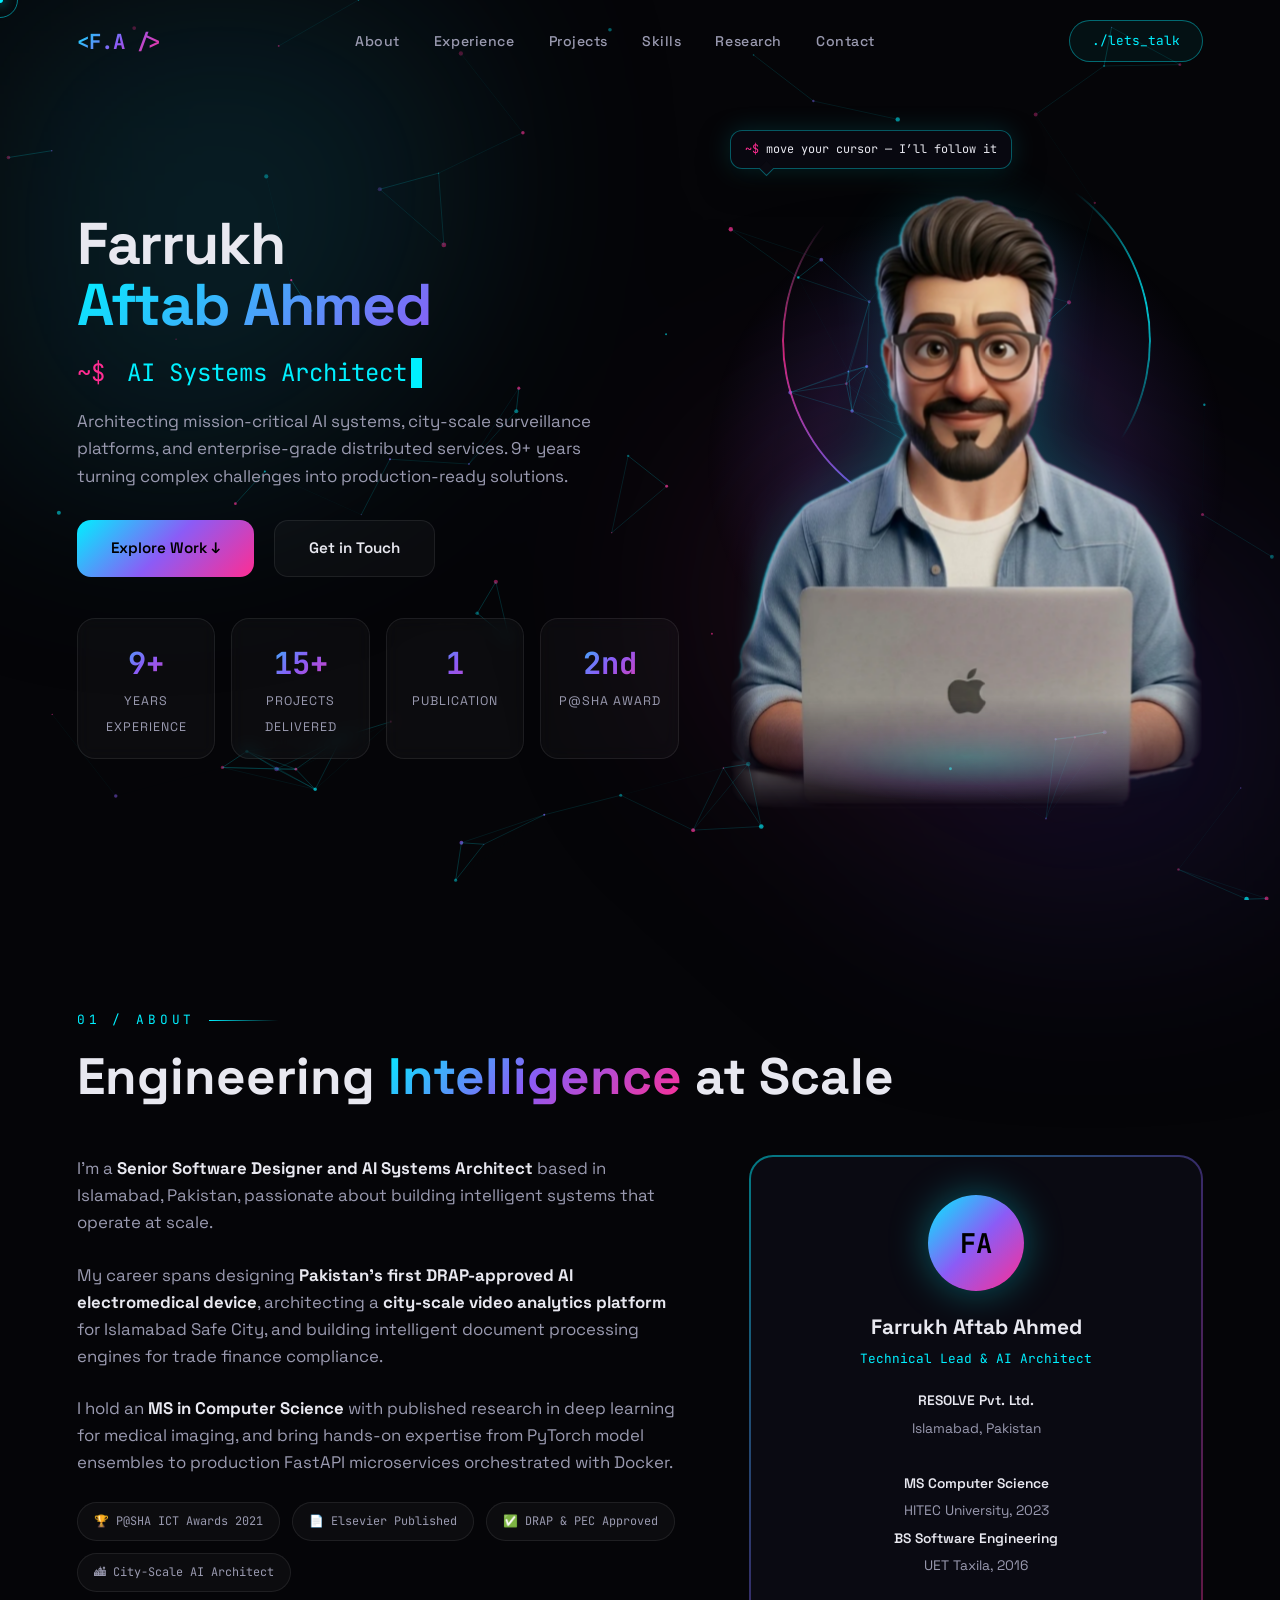
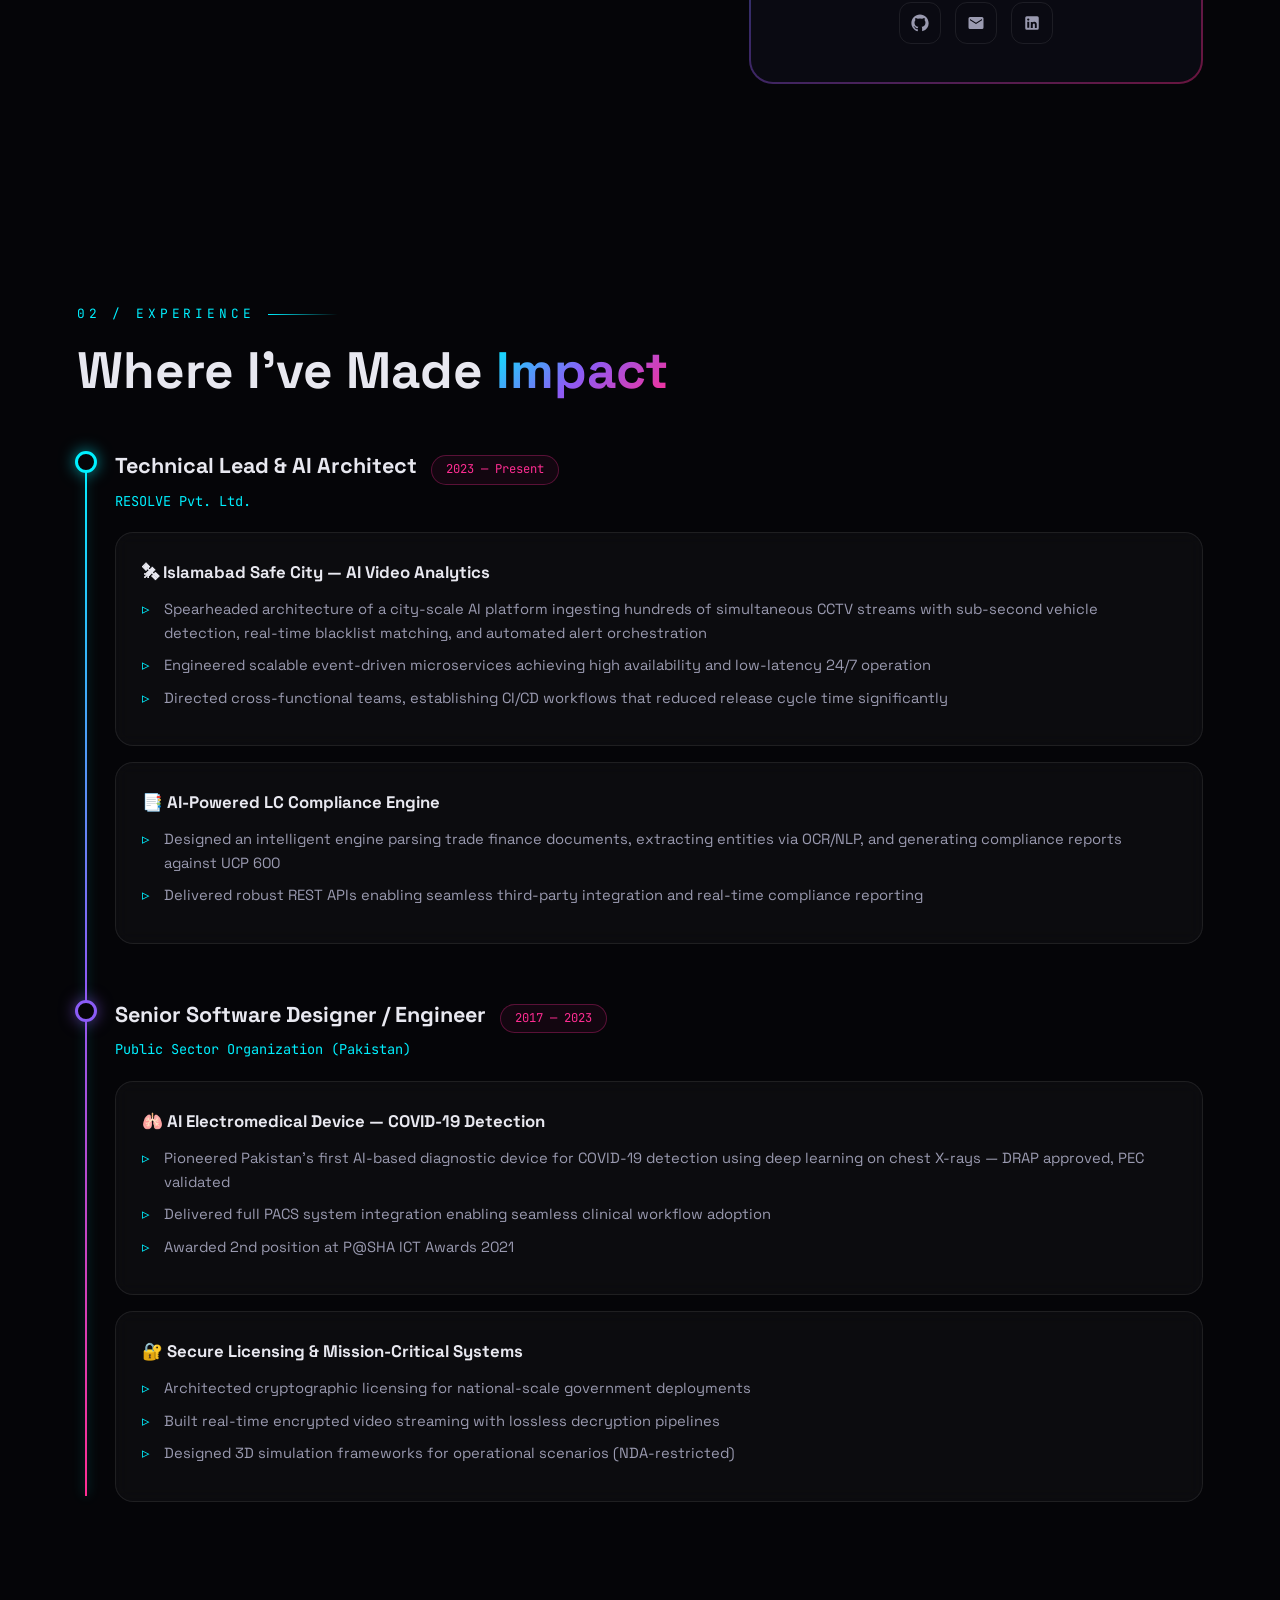
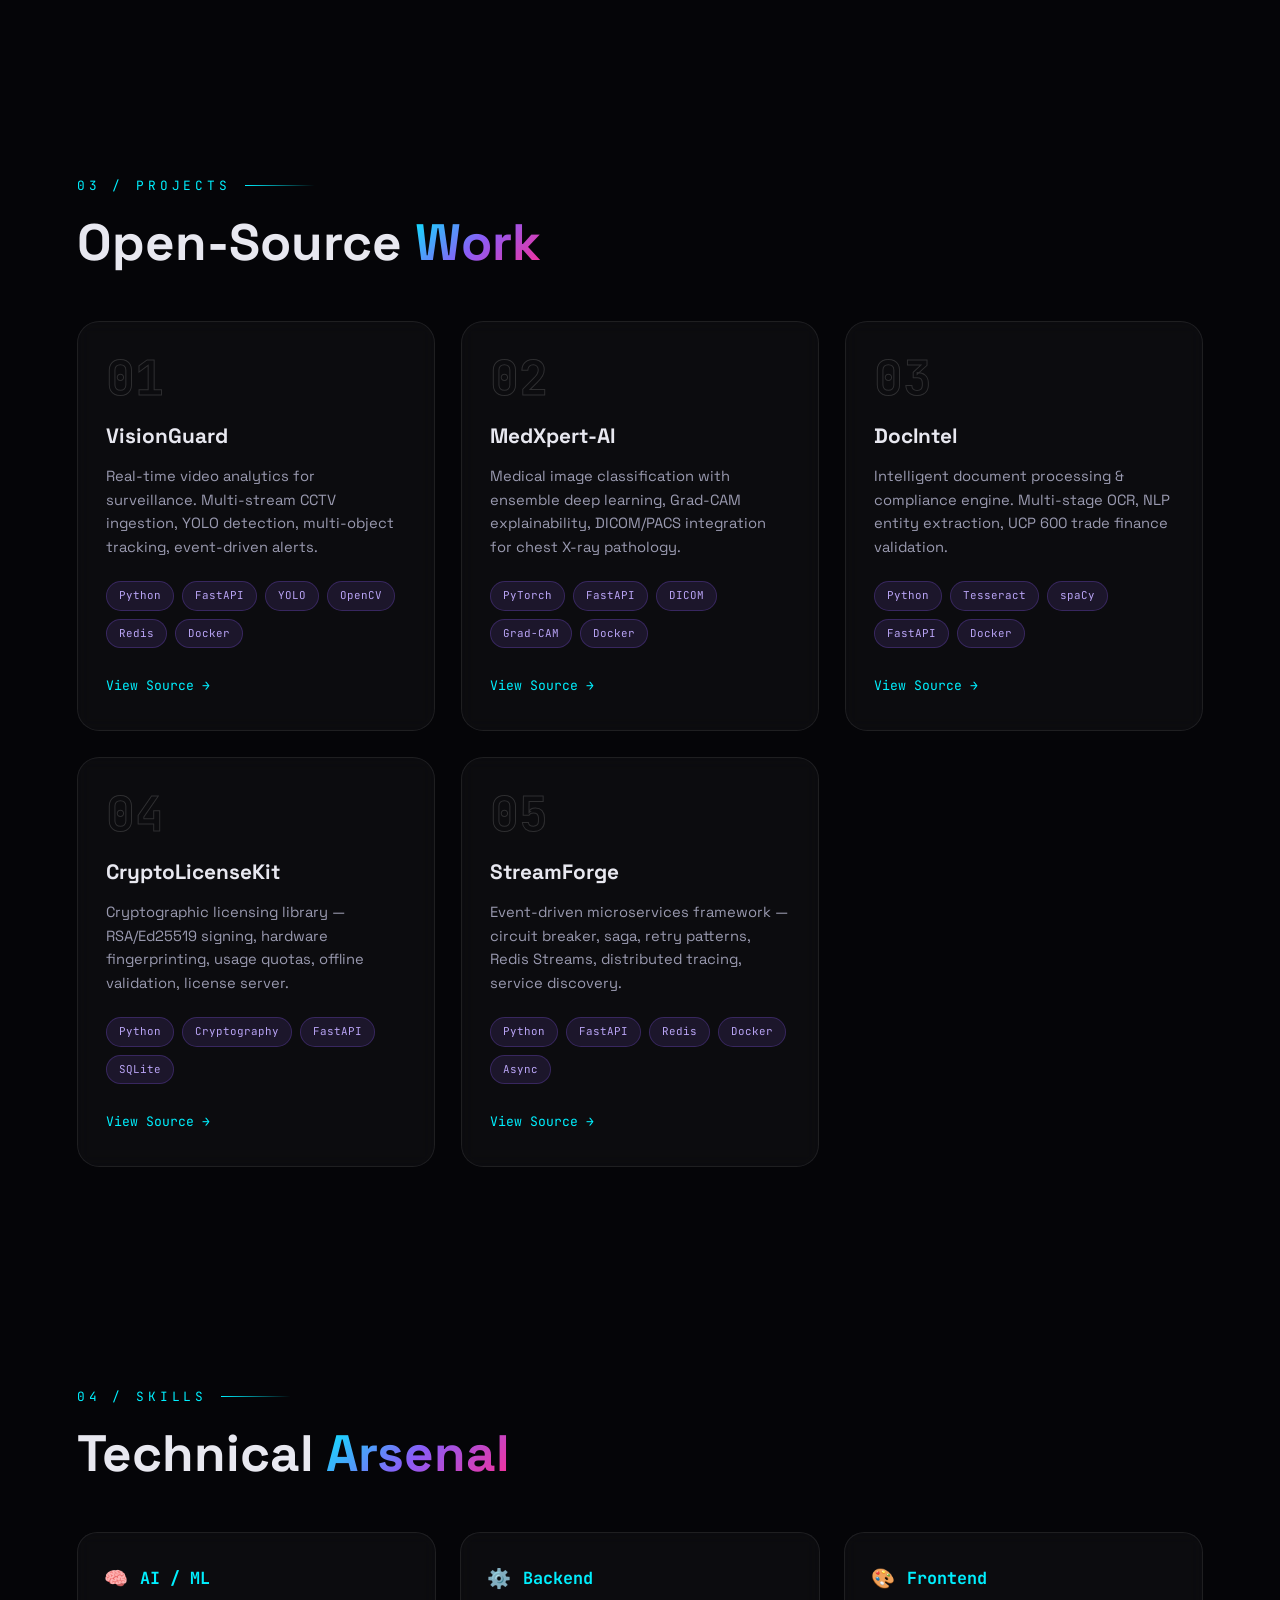
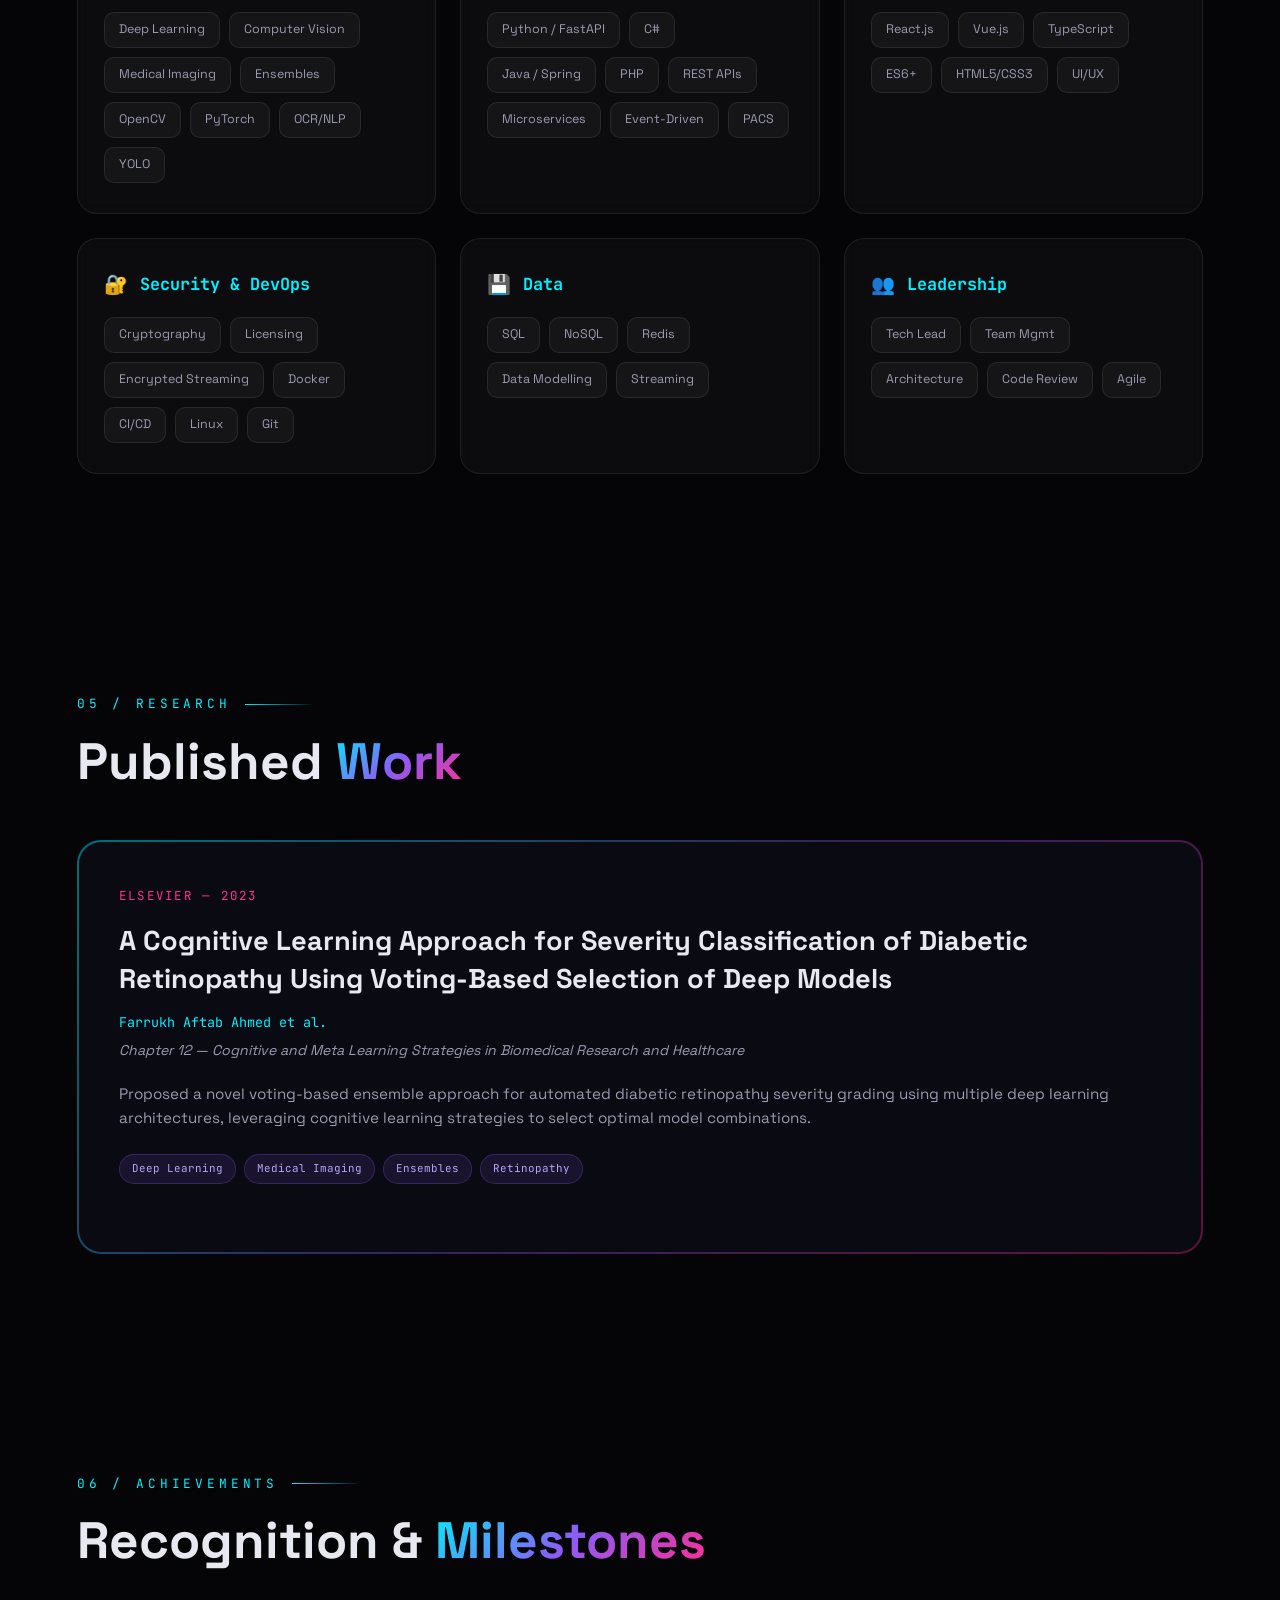
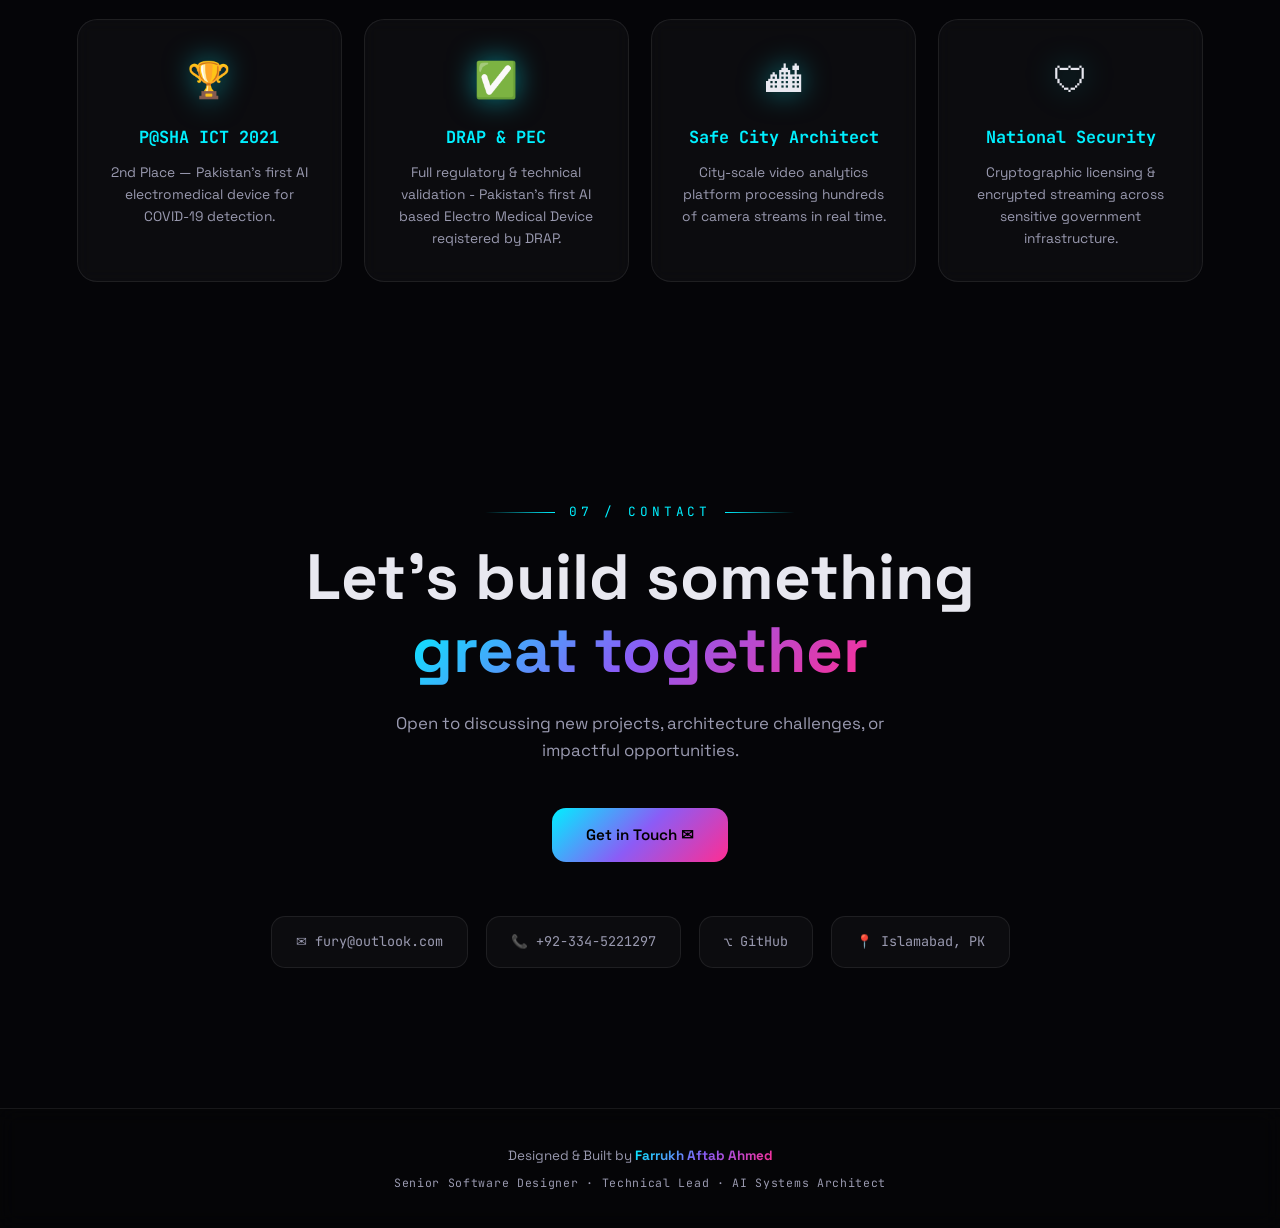
<file: index.html>
<!DOCTYPE html>
<html lang="en">
<head>
<meta charset="UTF-8">
<meta name="viewport" content="width=device-width, initial-scale=1.0">
<meta name="description" content="Farrukh Aftab Ahmed — AI Systems Architect & Technical Lead. 9+ years building mission-critical AI systems, city-scale surveillance platforms, and enterprise backends.">
<meta name="theme-color" content="#050508">
<title>Farrukh Aftab Ahmed — AI Systems Architect</title>
<link rel="preconnect" href="https://fonts.googleapis.com">
<link rel="preconnect" href="https://fonts.gstatic.com" crossorigin>
<link href="https://fonts.googleapis.com/css2?family=Space+Grotesk:wght@300;400;500;600;700&family=JetBrains+Mono:wght@400;500;700&display=swap" rel="stylesheet">
<style>
:root{
  --bg:#050508;
  --bg2:#0a0a12;
  --surface:rgba(255,255,255,.03);
  --border:rgba(255,255,255,.08);
  --cyan:#00f0ff;
  --violet:#8b5cf6;
  --magenta:#ff2d92;
  --text:#e8e8f0;
  --muted:#9a9ab0;
  --grad:linear-gradient(135deg,#00f0ff 0%,#8b5cf6 50%,#ff2d92 100%);
  --font:'Space Grotesk',sans-serif;
  --mono:'JetBrains Mono',monospace;
}
*{margin:0;padding:0;box-sizing:border-box}
html{scroll-behavior:smooth;overflow-x:hidden;overflow-x:clip}
body{
  background:var(--bg);color:var(--text);font-family:var(--font);
  overflow-x:hidden;overflow-x:clip;line-height:1.6;
}
::selection{background:var(--cyan);color:#000}
::-webkit-scrollbar{width:9px}
::-webkit-scrollbar-track{background:var(--bg)}
::-webkit-scrollbar-thumb{background:linear-gradient(180deg,var(--cyan),var(--violet));border-radius:5px}

/* ---------- Loader ---------- */
#loader{
  position:fixed;inset:0;background:var(--bg);z-index:10000;
  display:flex;flex-direction:column;align-items:center;justify-content:center;gap:24px;
  transition:opacity .6s ease,visibility .6s;
}
#loader.done{opacity:0;visibility:hidden}
.loader-logo{
  font-family:var(--mono);font-size:2.4rem;font-weight:700;
  background:var(--grad);-webkit-background-clip:text;background-clip:text;color:transparent;
  animation:pulse 1.2s ease-in-out infinite;
}
@keyframes pulse{0%,100%{opacity:1;transform:scale(1)}50%{opacity:.55;transform:scale(.96)}}
.loader-bar{width:220px;height:2px;background:rgba(255,255,255,.08);border-radius:2px;overflow:hidden}
.loader-bar i{display:block;height:100%;width:0;background:var(--grad);transition:width .25s}
.loader-pct{font-family:var(--mono);font-size:.8rem;color:var(--muted);letter-spacing:.2em}

/* ---------- Canvas & cursor ---------- */
#particles{position:fixed;inset:0;z-index:0;pointer-events:none}
.cursor-dot,.cursor-ring{
  position:fixed;top:0;left:0;pointer-events:none;z-index:9999;border-radius:50%;
  transform:translate(-50%,-50%);
}
.cursor-dot{width:6px;height:6px;background:var(--cyan);box-shadow:0 0 12px var(--cyan)}
.cursor-ring{
  width:36px;height:36px;border:1px solid rgba(0,240,255,.5);
  transition:width .25s,height .25s,border-color .25s,background .25s;
}
.cursor-ring.hovering{width:60px;height:60px;border-color:var(--magenta);background:rgba(255,45,146,.08)}
@media (hover:none){.cursor-dot,.cursor-ring{display:none}}

/* ---------- Aurora blobs ---------- */
.aurora{position:fixed;inset:0;z-index:0;overflow:hidden;pointer-events:none;filter:blur(110px);opacity:.35}
.aurora span{position:absolute;border-radius:50%}
.aurora span:nth-child(1){width:48vw;height:48vw;background:#0e4d5c;top:-15%;left:-12%;animation:drift1 24s ease-in-out infinite alternate}
.aurora span:nth-child(2){width:40vw;height:40vw;background:#2b1a5e;bottom:-18%;right:-10%;animation:drift2 30s ease-in-out infinite alternate}
.aurora span:nth-child(3){width:30vw;height:30vw;background:#4d1038;top:45%;left:55%;animation:drift3 26s ease-in-out infinite alternate}
@keyframes drift1{to{transform:translate(14vw,10vh) scale(1.18)}}
@keyframes drift2{to{transform:translate(-12vw,-12vh) scale(1.1)}}
@keyframes drift3{to{transform:translate(-16vw,8vh) scale(.85)}}

/* ---------- Scroll progress ---------- */
#scrollbar{position:fixed;top:0;left:0;height:3px;width:0;background:var(--grad);z-index:1001;box-shadow:0 0 10px var(--cyan)}

/* ---------- Nav ---------- */
nav{
  position:fixed;top:0;left:0;right:0;z-index:1000;
  display:flex;align-items:center;justify-content:space-between;
  padding:20px 6vw;transition:all .4s;
}
nav.scrolled{
  padding:12px 6vw;background:rgba(5,5,8,.72);
  backdrop-filter:blur(18px);-webkit-backdrop-filter:blur(18px);
  border-bottom:1px solid var(--border);
}
.logo{
  font-family:var(--mono);font-weight:700;font-size:1.3rem;text-decoration:none;
  background:var(--grad);-webkit-background-clip:text;background-clip:text;color:transparent;
  position:relative;
}
.nav-links{display:flex;gap:34px;list-style:none}
.nav-links a{
  color:var(--muted);text-decoration:none;font-size:.88rem;font-weight:500;
  letter-spacing:.04em;position:relative;transition:color .3s;
}
.nav-links a::after{
  content:'';position:absolute;left:0;bottom:-6px;width:0;height:2px;
  background:var(--grad);transition:width .3s;border-radius:2px;
}
.nav-links a:hover,.nav-links a.active{color:var(--text)}
.nav-links a:hover::after,.nav-links a.active::after{width:100%}
.nav-cta{
  font-family:var(--mono);font-size:.8rem;padding:10px 22px;border-radius:99px;
  color:var(--cyan);border:1px solid rgba(0,240,255,.4);text-decoration:none;
  transition:all .3s;background:rgba(0,240,255,.05);
}
.nav-cta:hover{background:var(--cyan);color:#000;box-shadow:0 0 28px rgba(0,240,255,.5)}
#hamburger{display:none;background:none;border:none;cursor:pointer;z-index:1002;flex-direction:column;gap:5px}
#hamburger span{width:26px;height:2px;background:var(--text);transition:all .3s;border-radius:2px}
#hamburger.open span:nth-child(1){transform:translateY(7px) rotate(45deg)}
#hamburger.open span:nth-child(2){opacity:0}
#hamburger.open span:nth-child(3){transform:translateY(-7px) rotate(-45deg)}

/* ---------- Layout helpers ---------- */
main{position:relative;z-index:1}
section{padding:110px 6vw;max-width:1280px;margin:0 auto}
.sec-tag{
  font-family:var(--mono);font-size:.8rem;color:var(--cyan);letter-spacing:.3em;
  text-transform:uppercase;display:flex;align-items:center;gap:14px;margin-bottom:18px;
}
.sec-tag::after{content:'';height:1px;width:70px;background:linear-gradient(90deg,var(--cyan),transparent)}
h2.sec-title{font-size:clamp(2rem,4.5vw,3.2rem);font-weight:700;margin-bottom:48px;line-height:1.15}
h2.sec-title em{
  font-style:normal;background:var(--grad);-webkit-background-clip:text;background-clip:text;color:transparent;
}

/* ---------- Reveal ---------- */
.reveal{opacity:0;transform:translateY(46px);transition:opacity .8s cubic-bezier(.16,1,.3,1),transform .8s cubic-bezier(.16,1,.3,1)}
.reveal.visible{opacity:1;transform:none}
.reveal-left{opacity:0;transform:translateX(-56px);transition:all .8s cubic-bezier(.16,1,.3,1)}
.reveal-right{opacity:0;transform:translateX(56px);transition:all .8s cubic-bezier(.16,1,.3,1)}
.reveal-left.visible,.reveal-right.visible{opacity:1;transform:none}

/* ---------- Hero ---------- */
#hero{
  min-height:100vh;display:flex;flex-direction:column;justify-content:center;
  max-width:1280px;position:relative;padding-top:120px;
}
.badge{
  display:inline-flex;align-items:center;gap:10px;width:fit-content;
  font-family:var(--mono);font-size:.78rem;color:#7CFC9B;letter-spacing:.12em;
  border:1px solid rgba(124,252,155,.3);border-radius:99px;padding:8px 18px;
  background:rgba(124,252,155,.05);margin-bottom:30px;
}
.badge i{width:8px;height:8px;border-radius:50%;background:#7CFC9B;box-shadow:0 0 10px #7CFC9B;animation:blink 1.6s infinite}
@keyframes blink{0%,100%{opacity:1}50%{opacity:.25}}
.glitch-wrap{position:relative;width:fit-content}
h1.hero-name{
  font-size:clamp(2.6rem,7.5vw,6rem);font-weight:700;line-height:1.04;
  letter-spacing:-.02em;
}
h1 .grad{
  background:linear-gradient(135deg,#00f0ff,#8b5cf6,#ff2d92,#00f0ff);
  background-size:300% 300%;-webkit-background-clip:text;background-clip:text;color:transparent;
  animation:gradshift 7s ease infinite;
}
@keyframes gradshift{0%,100%{background-position:0% 50%}50%{background-position:100% 50%}}
.typed-line{
  font-family:var(--mono);font-size:clamp(1rem,2.2vw,1.5rem);color:var(--cyan);
  margin:26px 0 22px;min-height:1.7em;display:flex;align-items:center;gap:4px;
}
.typed-line .prompt{color:var(--magenta)}
.caret{display:inline-block;width:11px;height:1.25em;background:var(--cyan);animation:blink 1s infinite;vertical-align:text-bottom}
.hero-sub{max-width:620px;color:var(--muted);font-size:1.06rem;margin-bottom:42px}
.hero-cta{display:flex;gap:20px;flex-wrap:wrap;margin-bottom:70px}
.btn{
  position:relative;display:inline-flex;align-items:center;gap:10px;
  padding:15px 34px;border-radius:14px;font-weight:600;font-size:.95rem;
  text-decoration:none;transition:all .35s;overflow:hidden;
}
.btn-primary{background:var(--grad);color:#000}
.btn-primary::before{
  content:'';position:absolute;inset:0;background:linear-gradient(135deg,#fff3,transparent);
  opacity:0;transition:opacity .3s;
}
.btn-primary:hover{transform:translateY(-3px);box-shadow:0 14px 44px rgba(139,92,246,.45)}
.btn-primary:hover::before{opacity:1}
.btn-ghost{border:1px solid var(--border);color:var(--text);background:var(--surface)}
.btn-ghost:hover{border-color:var(--cyan);color:var(--cyan);transform:translateY(-3px);box-shadow:0 10px 34px rgba(0,240,255,.2)}
.stats{display:grid;grid-template-columns:repeat(4,1fr);gap:16px;max-width:760px}
.stat{
  border:1px solid var(--border);border-radius:18px;padding:22px 18px;
  background:var(--surface);backdrop-filter:blur(8px);text-align:center;
  transition:all .35s;position:relative;overflow:hidden;
}
.stat:hover{transform:translateY(-5px);border-color:rgba(0,240,255,.45);box-shadow:0 12px 36px rgba(0,240,255,.12)}
.stat b{
  display:block;font-family:var(--mono);font-size:1.9rem;font-weight:700;
  background:var(--grad);-webkit-background-clip:text;background-clip:text;color:transparent;
}
.stat span{font-size:.78rem;color:var(--muted);letter-spacing:.08em;text-transform:uppercase}
.scroll-hint{
  position:absolute;bottom:34px;left:50%;transform:translateX(-50%);
  font-family:var(--mono);font-size:.7rem;color:var(--muted);letter-spacing:.3em;
  display:flex;flex-direction:column;align-items:center;gap:10px;
}
.scroll-hint::after{
  content:'';width:1px;height:46px;background:linear-gradient(180deg,var(--cyan),transparent);
  animation:scrolldrop 1.8s ease-in-out infinite;
}
@keyframes scrolldrop{0%{transform:scaleY(0);transform-origin:top}45%{transform:scaleY(1);transform-origin:top}55%{transform:scaleY(1);transform-origin:bottom}100%{transform:scaleY(0);transform-origin:bottom}}

/* ---------- About ---------- */
.about-grid{display:grid;grid-template-columns:1.35fr 1fr;gap:60px;align-items:start}
.about-text p{color:var(--muted);font-size:1.05rem;margin-bottom:26px}
.about-text p strong{color:var(--text)}
.chips{display:flex;flex-wrap:wrap;gap:12px}
.chip{
  font-family:var(--mono);font-size:.74rem;padding:9px 16px;border-radius:99px;
  border:1px solid var(--border);color:var(--muted);background:var(--surface);transition:all .3s;
}
.chip:hover{border-color:var(--violet);color:var(--text);box-shadow:0 0 18px rgba(139,92,246,.25);transform:translateY(-2px)}
.id-card{
  position:relative;border-radius:24px;padding:2px;
  background:linear-gradient(135deg,rgba(0,240,255,.5),rgba(139,92,246,.4),rgba(255,45,146,.4));
  animation:borderglow 5s ease-in-out infinite;
}
@keyframes borderglow{0%,100%{filter:saturate(1)}50%{filter:saturate(1.7) brightness(1.15)}}
.id-card-inner{background:var(--bg2);border-radius:22px;padding:38px 32px;text-align:center}
.avatar{
  width:96px;height:96px;border-radius:50%;margin:0 auto 20px;
  display:flex;align-items:center;justify-content:center;
  font-family:var(--mono);font-weight:700;font-size:1.7rem;color:#000;
  background:var(--grad);box-shadow:0 0 38px rgba(0,240,255,.35);
}
.id-card-inner h3{font-size:1.3rem;margin-bottom:4px}
.id-role{font-family:var(--mono);font-size:.8rem;color:var(--cyan);margin-bottom:18px}
.id-meta{font-size:.86rem;color:var(--muted);line-height:2}
.id-meta b{color:var(--text);font-weight:600}
.id-links{display:flex;justify-content:center;gap:14px;margin-top:22px}
.id-links a{
  width:42px;height:42px;border-radius:12px;display:flex;align-items:center;justify-content:center;
  border:1px solid var(--border);color:var(--muted);transition:all .3s;text-decoration:none;
}
.id-links a:hover{color:var(--cyan);border-color:var(--cyan);box-shadow:0 0 18px rgba(0,240,255,.3);transform:translateY(-3px)}
.id-links svg{width:18px;height:18px;fill:currentColor}

/* ---------- Timeline ---------- */
.timeline{position:relative;padding-left:38px}
.timeline::before{
  content:'';position:absolute;left:8px;top:6px;bottom:6px;width:2px;
  background:linear-gradient(180deg,var(--cyan),var(--violet),var(--magenta));
  box-shadow:0 0 12px rgba(0,240,255,.4);
}
.t-item{position:relative;margin-bottom:54px}
.t-item::before{
  content:'';position:absolute;left:-39.5px;top:2px;width:16px;height:16px;border-radius:50%;
  background:var(--bg);border:3px solid var(--cyan);box-shadow:0 0 16px rgba(0,240,255,.6);
}
.t-item:nth-child(2)::before{border-color:var(--violet);box-shadow:0 0 16px rgba(139,92,246,.6)}
.t-head{display:flex;flex-wrap:wrap;align-items:baseline;gap:14px;margin-bottom:6px}
.t-head h3{font-size:1.35rem}
.t-date{font-family:var(--mono);font-size:.76rem;color:var(--magenta);border:1px solid rgba(255,45,146,.3);border-radius:99px;padding:4px 14px;background:rgba(255,45,146,.06)}
.t-org{color:var(--cyan);font-family:var(--mono);font-size:.85rem;margin-bottom:20px}
.t-card{
  border:1px solid var(--border);border-radius:18px;padding:26px;margin-bottom:16px;
  background:var(--surface);backdrop-filter:blur(8px);transition:all .35s;
}
.t-card:hover{border-color:rgba(139,92,246,.5);transform:translateX(8px);box-shadow:-8px 8px 38px rgba(139,92,246,.12)}
.t-card h4{font-size:1.05rem;margin-bottom:12px;color:var(--text)}
.t-card ul{list-style:none}
.t-card li{
  color:var(--muted);font-size:.92rem;padding-left:22px;position:relative;margin-bottom:9px;
}
.t-card li::before{content:'▹';position:absolute;left:0;color:var(--cyan)}

/* ---------- Projects ---------- */
.proj-grid{display:grid;grid-template-columns:repeat(auto-fit,minmax(320px,1fr));gap:26px}
.proj{
  position:relative;border:1px solid var(--border);border-radius:22px;padding:32px 28px;
  background:var(--surface);backdrop-filter:blur(8px);overflow:hidden;
  transition:border-color .35s,box-shadow .35s;transform-style:preserve-3d;will-change:transform;
}
.proj::before{
  content:'';position:absolute;inset:0;opacity:0;transition:opacity .4s;pointer-events:none;
  background:radial-gradient(550px circle at var(--mx,50%) var(--my,50%),rgba(0,240,255,.1),transparent 45%);
}
.proj:hover::before{opacity:1}
.proj:hover{border-color:rgba(0,240,255,.4);box-shadow:0 22px 60px rgba(0,0,0,.5),0 0 0 1px rgba(0,240,255,.15)}
.proj-num{
  font-family:var(--mono);font-size:3rem;font-weight:700;line-height:1;
  color:transparent;-webkit-text-stroke:1px rgba(255,255,255,.14);margin-bottom:18px;
  transition:all .35s;
}
.proj:hover .proj-num{-webkit-text-stroke:1px var(--cyan);text-shadow:0 0 26px rgba(0,240,255,.4)}
.proj h3{font-size:1.3rem;margin-bottom:12px}
.proj p{color:var(--muted);font-size:.92rem;margin-bottom:22px;min-height:66px}
.tags{display:flex;flex-wrap:wrap;gap:8px;margin-bottom:24px}
.tag{
  font-family:var(--mono);font-size:.68rem;padding:5px 12px;border-radius:99px;
  background:rgba(139,92,246,.12);color:#b9a4f5;border:1px solid rgba(139,92,246,.25);
}
.proj-link{
  font-family:var(--mono);font-size:.82rem;color:var(--cyan);text-decoration:none;
  display:inline-flex;align-items:center;gap:8px;transition:gap .3s;
}
.proj-link:hover{gap:14px;text-shadow:0 0 14px rgba(0,240,255,.6)}

/* ---------- Skills ---------- */
.skill-grid{display:grid;grid-template-columns:repeat(auto-fit,minmax(300px,1fr));gap:24px}
.skill-cat{
  border:1px solid var(--border);border-radius:20px;padding:30px 26px;
  background:var(--surface);backdrop-filter:blur(8px);transition:all .35s;position:relative;overflow:hidden;
}
.skill-cat::after{
  content:'';position:absolute;top:0;left:0;right:0;height:2px;
  background:var(--grad);transform:scaleX(0);transform-origin:left;transition:transform .5s;
}
.skill-cat:hover::after{transform:scaleX(1)}
.skill-cat:hover{transform:translateY(-6px);border-color:rgba(255,255,255,.18);box-shadow:0 18px 48px rgba(0,0,0,.45)}
.skill-cat h3{
  font-size:1.05rem;margin-bottom:18px;display:flex;align-items:center;gap:12px;
  font-family:var(--mono);color:var(--cyan);
}
.skill-cat h3 .ico{font-size:1.2rem}
.skill-tags{display:flex;flex-wrap:wrap;gap:9px}
.skill-tags span{
  font-size:.78rem;padding:7px 14px;border-radius:10px;color:var(--muted);
  background:rgba(255,255,255,.04);border:1px solid var(--border);transition:all .25s;cursor:default;
}
.skill-tags span:hover{color:#000;background:var(--cyan);border-color:var(--cyan);box-shadow:0 0 16px rgba(0,240,255,.45);transform:translateY(-2px)}

/* ---------- Research ---------- */
.pub{
  position:relative;border-radius:24px;padding:2px;
  background:linear-gradient(135deg,rgba(0,240,255,.45),rgba(139,92,246,.35),rgba(255,45,146,.35));
}
.pub-inner{background:var(--bg2);border-radius:22px;padding:44px 40px}
.pub-meta{font-family:var(--mono);font-size:.78rem;color:var(--magenta);letter-spacing:.18em;text-transform:uppercase;margin-bottom:16px}
.pub-inner h3{font-size:clamp(1.2rem,2.4vw,1.7rem);line-height:1.4;margin-bottom:14px}
.pub-authors{color:var(--cyan);font-family:var(--mono);font-size:.84rem;margin-bottom:6px}
.pub-chapter{color:var(--muted);font-size:.88rem;font-style:italic;margin-bottom:20px}
.pub-inner p.abstract{color:var(--muted);font-size:.95rem;margin-bottom:24px}

/* ---------- Achievements ---------- */
.ach-grid{display:grid;grid-template-columns:repeat(auto-fit,minmax(250px,1fr));gap:22px}
.ach{
  border:1px solid var(--border);border-radius:20px;padding:32px 26px;text-align:center;
  background:var(--surface);backdrop-filter:blur(8px);transition:all .4s;position:relative;
}
.ach:hover{transform:translateY(-8px) scale(1.02);border-color:rgba(255,45,146,.45);box-shadow:0 20px 50px rgba(255,45,146,.12)}
.ach .ico{
  font-size:2.2rem;margin-bottom:16px;display:inline-block;
  filter:drop-shadow(0 0 14px rgba(0,240,255,.5));
  transition:transform .4s;
}
.ach:hover .ico{transform:scale(1.25) rotate(-8deg)}
.ach h4{font-size:1.05rem;margin-bottom:10px;font-family:var(--mono);color:var(--cyan)}
.ach p{color:var(--muted);font-size:.86rem}

/* ---------- Contact ---------- */
#contact{text-align:center;padding-bottom:140px}
#contact .sec-tag{justify-content:center}
#contact .sec-tag::before{content:'';height:1px;width:70px;background:linear-gradient(270deg,var(--cyan),transparent)}
.contact-big{font-size:clamp(2.2rem,5.5vw,4rem);font-weight:700;line-height:1.15;margin-bottom:22px}
.contact-big em{font-style:normal;background:var(--grad);-webkit-background-clip:text;background-clip:text;color:transparent}
#contact>p{color:var(--muted);max-width:520px;margin:0 auto 44px;font-size:1.05rem}
.contact-links{display:flex;justify-content:center;flex-wrap:wrap;gap:18px;margin-top:54px}
.contact-links a{
  font-family:var(--mono);font-size:.84rem;color:var(--muted);text-decoration:none;
  border:1px solid var(--border);border-radius:14px;padding:14px 24px;
  background:var(--surface);transition:all .3s;display:inline-flex;align-items:center;gap:10px;
}
.contact-links a:hover{color:var(--cyan);border-color:var(--cyan);transform:translateY(-4px);box-shadow:0 12px 32px rgba(0,240,255,.18)}

/* ---------- Footer ---------- */
footer{
  position:relative;z-index:1;border-top:1px solid var(--border);
  padding:36px 6vw;text-align:center;color:var(--muted);font-size:.84rem;
  background:rgba(5,5,8,.6);backdrop-filter:blur(10px);
}
footer b{background:var(--grad);-webkit-background-clip:text;background-clip:text;color:transparent}
footer .sub{font-family:var(--mono);font-size:.72rem;margin-top:8px;letter-spacing:.06em}

/* ---------- Back to top ---------- */
#toTop{
  position:fixed;right:28px;bottom:28px;width:48px;height:48px;border-radius:14px;z-index:999;
  background:var(--surface);border:1px solid var(--border);color:var(--cyan);font-size:1.2rem;
  cursor:pointer;opacity:0;visibility:hidden;transition:all .4s;backdrop-filter:blur(10px);
}
#toTop.show{opacity:1;visibility:visible}
#toTop:hover{border-color:var(--cyan);box-shadow:0 0 24px rgba(0,240,255,.4);transform:translateY(-4px)}

/* ---------- Responsive ---------- */
@media (max-width:900px){
  .about-grid{grid-template-columns:1fr}
  .stats{grid-template-columns:repeat(2,1fr)}
}
@media (max-width:768px){
  #hamburger{display:flex}
  .nav-links{
    position:fixed;inset:0;background:rgba(5,5,8,.96);backdrop-filter:blur(20px);
    flex-direction:column;align-items:center;justify-content:center;gap:38px;
    transform:translateX(100%);transition:transform .45s cubic-bezier(.16,1,.3,1);z-index:1001;
  }
  .nav-links.open{transform:none}
  .nav-links a{font-size:1.3rem}
  .nav-cta{display:none}
  section{padding:80px 6vw}
  .proj p{min-height:unset}
}

/* ---------- Hero character ---------- */
.hero-grid{display:grid;grid-template-columns:minmax(0,1.12fr) minmax(0,.88fr);gap:clamp(24px,4vw,64px);align-items:center}
.hero-copy{min-width:0}
.hero-copy .stats{max-width:none}
.hero-avatar{position:relative;justify-self:center;width:min(440px,100%,58vh);aspect-ratio:688/960}
.holo-glow{position:absolute;left:50%;top:4%;width:118%;aspect-ratio:1;transform:translateX(-50%);border-radius:50%;pointer-events:none;
  background:radial-gradient(circle,rgba(0,240,255,.16),rgba(139,92,246,.12) 38%,transparent 66%)}
.holo-ring{position:absolute;left:11%;top:0;width:78%;aspect-ratio:1;border-radius:50%;padding:2px;pointer-events:none;opacity:.8;
  background:conic-gradient(from 0deg,transparent 0 10%,#00f0ff 22%,transparent 34% 50%,#8b5cf6 62%,#ff2d92 74%,transparent 86%);
  -webkit-mask:linear-gradient(#000 0 0) content-box,linear-gradient(#000 0 0);-webkit-mask-composite:xor;mask-composite:exclude;
  filter:drop-shadow(0 0 8px rgba(0,240,255,.6));animation:spin 16s linear infinite}
@keyframes spin{to{transform:rotate(360deg)}}
.holo-floor{position:absolute;left:6%;right:6%;bottom:2%;height:14%;border-radius:50%;pointer-events:none;
  background:radial-gradient(ellipse at center,rgba(0,240,255,.32),rgba(139,92,246,.14) 45%,transparent 70%)}
.avatar-frame{position:absolute;inset:0;-webkit-mask-image:linear-gradient(180deg,#000 82%,transparent 99%);mask-image:linear-gradient(180deg,#000 82%,transparent 99%)}
.avatar-frame canvas,.avatar-still{position:absolute;inset:0;width:100%;height:100%;
  -webkit-mask-image:linear-gradient(90deg,transparent 0,#000 6%,#000 94%,transparent 100%);mask-image:linear-gradient(90deg,transparent 0,#000 6%,#000 94%,transparent 100%);
  filter:drop-shadow(-1.5px 0 0 rgba(0,240,255,.55)) drop-shadow(1.5px 0 0 rgba(255,45,146,.45)) drop-shadow(0 0 26px rgba(0,240,255,.16))}
.avatar-frame canvas{transform-origin:50% 100%;will-change:transform}
.avatar-on .avatar-still{visibility:hidden}
.avatar-bubble{position:absolute;z-index:3;top:-4%;left:0;width:max-content;max-width:72%;padding:10px 14px;border-radius:12px;
  font-family:var(--mono);font-size:.74rem;line-height:1.5;color:var(--text);
  background:rgba(10,10,18,.86);border:1px solid rgba(0,240,255,.35);
  box-shadow:0 0 24px rgba(0,240,255,.14),0 12px 30px rgba(0,0,0,.5);backdrop-filter:blur(10px);-webkit-backdrop-filter:blur(10px);
  transition:left .5s cubic-bezier(.16,1,.3,1),right .5s cubic-bezier(.16,1,.3,1)}
.avatar-bubble::before{content:'~$ ';color:var(--magenta)}
.avatar-bubble::after{content:'';position:absolute;bottom:-6px;left:30px;width:10px;height:10px;background:rgb(10,10,18);
  border-right:1px solid rgba(0,240,255,.35);border-bottom:1px solid rgba(0,240,255,.35);transform:rotate(45deg)}
.avatar-bubble.right{left:auto;right:0}
.avatar-bubble.right::after{left:auto;right:30px}
.avatar-bubble.pop{animation:bpop .45s cubic-bezier(.16,1,.3,1)}
@keyframes bpop{0%{transform:translateY(6px) scale(.9);opacity:.3}100%{transform:none;opacity:1}}
/* desktop: name sized to its column (two lines), whole hero fits one screen */
@media (min-width:901px){
  #hero{min-height:100vh;min-height:100svh;padding-bottom:48px}
  .hero-copy h1.hero-name{font-size:clamp(2.8rem,4.6vw,5.4rem)}
  .hero-copy .typed-line{margin:clamp(12px,2vh,20px) 0 clamp(10px,1.6vh,16px)}
  .hero-copy .hero-sub{max-width:560px;margin-bottom:clamp(22px,3.4vh,32px)}
  .hero-copy .hero-cta{margin-bottom:clamp(26px,4.6vh,44px)}
  .hero-copy .stat{padding:clamp(14px,2.2vh,20px) 14px}
  /* height = 1.395 × width; keep it inside the screen below the nav */
  .hero-avatar{width:min(480px,100%,calc((100vh - 176px) / 1.395))}
}
@media (max-width:900px){
  .hero-grid{grid-template-columns:1fr}
  .hero-avatar{width:min(380px,84vw);margin-top:18px}
}
@media (prefers-reduced-motion:reduce){.holo-ring{animation:none}}
</style>
</head>
<body>

<div id="loader">
  <div class="loader-logo">&lt;F.A /&gt;</div>
  <div class="loader-bar"><i id="loadFill"></i></div>
  <div class="loader-pct" id="loadPct">0%</div>
</div>

<div class="aurora"><span></span><span></span><span></span></div>
<canvas id="particles"></canvas>
<div class="cursor-dot"></div>
<div class="cursor-ring"></div>
<div id="scrollbar"></div>

<nav id="nav">
  <a href="#hero" class="logo">&lt;F.A /&gt;</a>
  <ul class="nav-links" id="navLinks">
    <li><a href="#about">About</a></li>
    <li><a href="#experience">Experience</a></li>
    <li><a href="#projects">Projects</a></li>
    <li><a href="#skills">Skills</a></li>
    <li><a href="#research">Research</a></li>
    <li><a href="#contact">Contact</a></li>
  </ul>
  <a href="#contact" class="nav-cta">./lets_talk</a>
  <button id="hamburger" aria-label="Menu"><span></span><span></span><span></span></button>
</nav>

<main>
<!-- HERO -->
<section id="hero">
  <div class="hero-grid">
    <div class="hero-copy">
      <div class="glitch-wrap">
        <h1 class="hero-name">Farrukh<br><span class="grad">Aftab Ahmed</span></h1>
      </div>
      <div class="typed-line"><span class="prompt">~$</span>&nbsp;<span id="typed"></span><span class="caret"></span></div>
      <p class="hero-sub">Architecting mission-critical AI systems, city-scale surveillance platforms, and enterprise-grade distributed services. 9+ years turning complex challenges into production-ready solutions.</p>
      <div class="hero-cta">
        <a href="#projects" class="btn btn-primary">Explore Work ↓</a>
        <a href="#contact" class="btn btn-ghost">Get in Touch</a>
      </div>
      <div class="stats">
        <div class="stat"><b data-count="9" data-suffix="+">0</b><span>Years Experience</span></div>
        <div class="stat"><b data-count="15" data-suffix="+">0</b><span>Projects Delivered</span></div>
        <div class="stat"><b data-count="1">0</b><span>Publication</span></div>
        <div class="stat"><b data-count="2" data-suffix="nd">0</b><span>P@SHA Award</span></div>
      </div>
    </div>
    <div class="hero-avatar" id="avatarStage">
      <div class="holo-glow" aria-hidden="true"></div>
      <div class="holo-ring" aria-hidden="true"></div>
      <div class="holo-floor" aria-hidden="true"></div>
      <div class="avatar-frame">
        <img class="avatar-still" src="avatar.webp?v=2" alt="" width="688" height="960">
        <canvas role="img" aria-label="Cartoon avatar of Farrukh Aftab Ahmed at a laptop, turning to look toward your cursor"></canvas>
      </div>
      <div class="avatar-bubble" id="avatarBubble" role="status" aria-live="polite"></div>
    </div>
  </div>
</section>

<!-- ABOUT -->
<section id="about">
  <div class="sec-tag">01 / About</div>
  <h2 class="sec-title reveal">Engineering <em>Intelligence</em> at Scale</h2>
  <div class="about-grid">
    <div class="about-text reveal-left">
      <p>I'm a <strong>Senior Software Designer and AI Systems Architect</strong> based in Islamabad, Pakistan, passionate about building intelligent systems that operate at scale.</p>
      <p>My career spans designing <strong>Pakistan's first DRAP-approved AI electromedical device</strong>, architecting a <strong>city-scale video analytics platform</strong> for Islamabad Safe City, and building intelligent document processing engines for trade finance compliance.</p>
      <p>I hold an <strong>MS in Computer Science</strong> with published research in deep learning for medical imaging, and bring hands-on expertise from PyTorch model ensembles to production FastAPI microservices orchestrated with Docker.</p>
      <div class="chips">
        <span class="chip">🏆 P@SHA ICT Awards 2021</span>
        <span class="chip">📄 Elsevier Published</span>
        <span class="chip">✅ DRAP &amp; PEC Approved</span>
        <span class="chip">🏙 City-Scale AI Architect</span>
      </div>
    </div>
    <div class="reveal-right">
      <div class="id-card">
        <div class="id-card-inner">
          <div class="avatar">FA</div>
          <h3>Farrukh Aftab Ahmed</h3>
          <div class="id-role">Technical Lead &amp; AI Architect</div>
          <div class="id-meta">
            <b>RESOLVE Pvt. Ltd.</b><br>
            Islamabad, Pakistan<br><br>
            <b>MS Computer Science</b><br>HITEC University, 2023<br>
            <b>BS Software Engineering</b><br>UET Taxila, 2016
          </div>
          <div class="id-links">
            <a href="https://github.com/farrukh-aftab-ahmed" target="_blank" rel="noopener" aria-label="GitHub"><svg viewBox="0 0 24 24"><path d="M12 .5C5.65.5.5 5.65.5 12c0 5.08 3.29 9.39 7.86 10.91.58.11.79-.25.79-.56v-2.17c-3.2.7-3.87-1.37-3.87-1.37-.52-1.33-1.28-1.68-1.28-1.68-1.04-.71.08-.7.08-.7 1.15.08 1.76 1.18 1.76 1.18 1.03 1.75 2.69 1.25 3.34.95.1-.74.4-1.25.72-1.54-2.55-.29-5.23-1.28-5.23-5.68 0-1.26.45-2.28 1.18-3.09-.12-.29-.51-1.46.11-3.05 0 0 .96-.31 3.15 1.18a10.9 10.9 0 0 1 5.74 0c2.19-1.49 3.15-1.18 3.15-1.18.62 1.59.23 2.76.11 3.05.74.81 1.18 1.83 1.18 3.09 0 4.41-2.69 5.38-5.25 5.67.41.35.78 1.05.78 2.12v3.14c0 .31.21.68.8.56A10.52 10.52 0 0 0 23.5 12C23.5 5.65 18.35.5 12 .5z"/></svg></a>
            <a href="mailto:fury@outlook.com" aria-label="Email"><svg viewBox="0 0 24 24"><path d="M20 4H4a2 2 0 0 0-2 2v12a2 2 0 0 0 2 2h16a2 2 0 0 0 2-2V6a2 2 0 0 0-2-2zm0 4.24-8 5-8-5V6.5l8 5 8-5v1.74z"/></svg></a>
            <a href="https://www.linkedin.com/in/farrukh-aftab-ahmed/" target="_blank" rel="noopener" aria-label="LinkedIn"><svg viewBox="0 0 24 24"><path d="M19 3a2 2 0 0 1 2 2v14a2 2 0 0 1-2 2H5a2 2 0 0 1-2-2V5a2 2 0 0 1 2-2h14zM8.34 18.34V10.2H5.67v8.14h2.67zM7 8.99a1.55 1.55 0 1 0 0-3.1 1.55 1.55 0 0 0 0 3.1zm11.34 9.35v-4.46c0-2.39-1.28-3.5-2.98-3.5-1.37 0-1.99.76-2.33 1.29v-1.1H10.4c.04.75 0 8.14 0 8.14h2.63v-4.55c0-.24.02-.49.09-.66.19-.48.63-.97 1.36-.97.96 0 1.34.73 1.34 1.81v4.37h2.52z"/></svg></a>
          </div>
        </div>
      </div>
    </div>
  </div>
</section>

<!-- EXPERIENCE -->
<section id="experience">
  <div class="sec-tag">02 / Experience</div>
  <h2 class="sec-title reveal">Where I've Made <em>Impact</em></h2>
  <div class="timeline">
    <div class="t-item reveal">
      <div class="t-head"><h3>Technical Lead &amp; AI Architect</h3><span class="t-date">2023 — Present</span></div>
      <div class="t-org">RESOLVE Pvt. Ltd.</div>
      <div class="t-card">
        <h4>🛰 Islamabad Safe City — AI Video Analytics</h4>
        <ul>
          <li>Spearheaded architecture of a city-scale AI platform ingesting hundreds of simultaneous CCTV streams with sub-second vehicle detection, real-time blacklist matching, and automated alert orchestration</li>
          <li>Engineered scalable event-driven microservices achieving high availability and low-latency 24/7 operation</li>
          <li>Directed cross-functional teams, establishing CI/CD workflows that reduced release cycle time significantly</li>
        </ul>
      </div>
      <div class="t-card">
        <h4>📑 AI-Powered LC Compliance Engine</h4>
        <ul>
          <li>Designed an intelligent engine parsing trade finance documents, extracting entities via OCR/NLP, and generating compliance reports against UCP 600</li>
          <li>Delivered robust REST APIs enabling seamless third-party integration and real-time compliance reporting</li>
        </ul>
      </div>
    </div>
    <div class="t-item reveal">
      <div class="t-head"><h3>Senior Software Designer / Engineer</h3><span class="t-date">2017 — 2023</span></div>
      <div class="t-org">Public Sector Organization (Pakistan)</div>
      <div class="t-card">
        <h4>🫁 AI Electromedical Device — COVID-19 Detection</h4>
        <ul>
          <li>Pioneered Pakistan's first AI-based diagnostic device for COVID-19 detection using deep learning on chest X-rays — DRAP approved, PEC validated</li>
          <li>Delivered full PACS system integration enabling seamless clinical workflow adoption</li>
          <li>Awarded 2nd position at P@SHA ICT Awards 2021</li>
        </ul>
      </div>
      <div class="t-card">
        <h4>🔐 Secure Licensing &amp; Mission-Critical Systems</h4>
        <ul>
          <li>Architected cryptographic licensing for national-scale government deployments</li>
          <li>Built real-time encrypted video streaming with lossless decryption pipelines</li>
          <li>Designed 3D simulation frameworks for operational scenarios (NDA-restricted)</li>
        </ul>
      </div>
    </div>
  </div>
</section>

<!-- PROJECTS -->
<section id="projects">
  <div class="sec-tag">03 / Projects</div>
  <h2 class="sec-title reveal">Open-Source <em>Work</em></h2>
  <div class="proj-grid">
    <div class="proj reveal">
      <div class="proj-num">01</div>
      <h3>VisionGuard</h3>
      <p>Real-time video analytics for surveillance. Multi-stream CCTV ingestion, YOLO detection, multi-object tracking, event-driven alerts.</p>
      <div class="tags"><span class="tag">Python</span><span class="tag">FastAPI</span><span class="tag">YOLO</span><span class="tag">OpenCV</span><span class="tag">Redis</span><span class="tag">Docker</span></div>
      <a class="proj-link" href="https://github.com/farrukh-aftab-ahmed/VisionGuard" target="_blank" rel="noopener">View Source →</a>
    </div>
    <div class="proj reveal">
      <div class="proj-num">02</div>
      <h3>MedXpert-AI</h3>
      <p>Medical image classification with ensemble deep learning, Grad-CAM explainability, DICOM/PACS integration for chest X-ray pathology.</p>
      <div class="tags"><span class="tag">PyTorch</span><span class="tag">FastAPI</span><span class="tag">DICOM</span><span class="tag">Grad-CAM</span><span class="tag">Docker</span></div>
      <a class="proj-link" href="https://github.com/farrukh-aftab-ahmed/MedXpert-AI" target="_blank" rel="noopener">View Source →</a>
    </div>
    <div class="proj reveal">
      <div class="proj-num">03</div>
      <h3>DocIntel</h3>
      <p>Intelligent document processing &amp; compliance engine. Multi-stage OCR, NLP entity extraction, UCP 600 trade finance validation.</p>
      <div class="tags"><span class="tag">Python</span><span class="tag">Tesseract</span><span class="tag">spaCy</span><span class="tag">FastAPI</span><span class="tag">Docker</span></div>
      <a class="proj-link" href="https://github.com/farrukh-aftab-ahmed/DocIntel" target="_blank" rel="noopener">View Source →</a>
    </div>
    <div class="proj reveal">
      <div class="proj-num">04</div>
      <h3>CryptoLicenseKit</h3>
      <p>Cryptographic licensing library — RSA/Ed25519 signing, hardware fingerprinting, usage quotas, offline validation, license server.</p>
      <div class="tags"><span class="tag">Python</span><span class="tag">Cryptography</span><span class="tag">FastAPI</span><span class="tag">SQLite</span></div>
      <a class="proj-link" href="https://github.com/farrukh-aftab-ahmed/CryptoLicenseKit" target="_blank" rel="noopener">View Source →</a>
    </div>
    <div class="proj reveal">
      <div class="proj-num">05</div>
      <h3>StreamForge</h3>
      <p>Event-driven microservices framework — circuit breaker, saga, retry patterns, Redis Streams, distributed tracing, service discovery.</p>
      <div class="tags"><span class="tag">Python</span><span class="tag">FastAPI</span><span class="tag">Redis</span><span class="tag">Docker</span><span class="tag">Async</span></div>
      <a class="proj-link" href="https://github.com/farrukh-aftab-ahmed/StreamForge" target="_blank" rel="noopener">View Source →</a>
    </div>
  </div>
</section>

<!-- SKILLS -->
<section id="skills">
  <div class="sec-tag">04 / Skills</div>
  <h2 class="sec-title reveal">Technical <em>Arsenal</em></h2>
  <div class="skill-grid">
    <div class="skill-cat reveal">
      <h3><span class="ico">🧠</span>AI / ML</h3>
      <div class="skill-tags"><span>Deep Learning</span><span>Computer Vision</span><span>Medical Imaging</span><span>Ensembles</span><span>OpenCV</span><span>PyTorch</span><span>OCR/NLP</span><span>YOLO</span></div>
    </div>
    <div class="skill-cat reveal">
      <h3><span class="ico">⚙️</span>Backend</h3>
      <div class="skill-tags"><span>Python / FastAPI</span><span>C#</span><span>Java / Spring</span><span>PHP</span><span>REST APIs</span><span>Microservices</span><span>Event-Driven</span><span>PACS</span></div>
    </div>
    <div class="skill-cat reveal">
      <h3><span class="ico">🎨</span>Frontend</h3>
      <div class="skill-tags"><span>React.js</span><span>Vue.js</span><span>TypeScript</span><span>ES6+</span><span>HTML5/CSS3</span><span>UI/UX</span></div>
    </div>
    <div class="skill-cat reveal">
      <h3><span class="ico">🔐</span>Security &amp; DevOps</h3>
      <div class="skill-tags"><span>Cryptography</span><span>Licensing</span><span>Encrypted Streaming</span><span>Docker</span><span>CI/CD</span><span>Linux</span><span>Git</span></div>
    </div>
    <div class="skill-cat reveal">
      <h3><span class="ico">💾</span>Data</h3>
      <div class="skill-tags"><span>SQL</span><span>NoSQL</span><span>Redis</span><span>Data Modelling</span><span>Streaming</span></div>
    </div>
    <div class="skill-cat reveal">
      <h3><span class="ico">👥</span>Leadership</h3>
      <div class="skill-tags"><span>Tech Lead</span><span>Team Mgmt</span><span>Architecture</span><span>Code Review</span><span>Agile</span></div>
    </div>
  </div>
</section>

<!-- RESEARCH -->
<section id="research">
  <div class="sec-tag">05 / Research</div>
  <h2 class="sec-title reveal">Published <em>Work</em></h2>
  <div class="pub reveal">
    <div class="pub-inner">
      <div class="pub-meta">Elsevier — 2023</div>
      <h3>A Cognitive Learning Approach for Severity Classification of Diabetic Retinopathy Using Voting-Based Selection of Deep Models</h3>
      <div class="pub-authors">Farrukh Aftab Ahmed et al.</div>
      <div class="pub-chapter">Chapter 12 — Cognitive and Meta Learning Strategies in Biomedical Research and Healthcare</div>
      <p class="abstract">Proposed a novel voting-based ensemble approach for automated diabetic retinopathy severity grading using multiple deep learning architectures, leveraging cognitive learning strategies to select optimal model combinations.</p>
      <div class="tags"><span class="tag">Deep Learning</span><span class="tag">Medical Imaging</span><span class="tag">Ensembles</span><span class="tag">Retinopathy</span></div>
    </div>
  </div>
</section>

<!-- ACHIEVEMENTS -->
<section id="achievements">
  <div class="sec-tag">06 / Achievements</div>
  <h2 class="sec-title reveal">Recognition &amp; <em>Milestones</em></h2>
  <div class="ach-grid">
    <div class="ach reveal"><span class="ico">🏆</span><h4>P@SHA ICT 2021</h4><p>2nd Place — Pakistan's first AI electromedical device for COVID-19 detection.</p></div>
    <div class="ach reveal"><span class="ico">✅</span><h4>DRAP &amp; PEC</h4><p>Full regulatory &amp; technical validation - Pakistan's first AI based Electro Medical Device reqistered by DRAP.</p></div>
    <div class="ach reveal"><span class="ico">🏙</span><h4>Safe City Architect</h4><p>City-scale video analytics platform processing hundreds of camera streams in real time.</p></div>
    <div class="ach reveal"><span class="ico">🛡</span><h4>National Security</h4><p>Cryptographic licensing &amp; encrypted streaming across sensitive government infrastructure.</p></div>
  </div>
</section>

<!-- CONTACT -->
<section id="contact">
  <div class="sec-tag">07 / Contact</div>
  <h2 class="contact-big reveal">Let's build something<br><em>great together</em></h2>
  <p class="reveal">Open to discussing new projects, architecture challenges, or impactful opportunities.</p>
  <a href="mailto:fury@outlook.com" class="btn btn-primary reveal">Get in Touch ✉</a>
  <div class="contact-links reveal">
    <a href="mailto:fury@outlook.com">✉ fury@outlook.com</a>
    <a href="tel:+923345221297">📞 +92-334-5221297</a>
    <a href="https://github.com/farrukh-aftab-ahmed" target="_blank" rel="noopener">⌥ GitHub</a>
    <a href="#">📍 Islamabad, PK</a>
  </div>
</section>
</main>

<footer>
  Designed &amp; Built by <b>Farrukh Aftab Ahmed</b>
  <div class="sub">Senior Software Designer · Technical Lead · AI Systems Architect</div>
</footer>

<button id="toTop" aria-label="Back to top">↑</button>

<script>
/* ================= Loader ================= */
(function(){
  const fill=document.getElementById('loadFill'),pct=document.getElementById('loadPct');
  let p=0;
  const t=setInterval(()=>{
    p=Math.min(100,p+Math.random()*22);
    fill.style.width=p+'%';pct.textContent=Math.floor(p)+'%';
    if(p>=100){clearInterval(t);setTimeout(()=>document.getElementById('loader').classList.add('done'),300);}
  },120);
})();

/* ================= Particle network ================= */
(function(){
  const canvas=document.getElementById('particles'),ctx=canvas.getContext('2d');
  let W,H,particles=[],mouse={x:null,y:null,r:160};
  const COLORS=['rgba(0,240,255,','rgba(139,92,246,','rgba(255,45,146,'];
  function resize(){W=canvas.width=innerWidth;H=canvas.height=innerHeight;init();}
  function init(){
    const n=Math.min(120,Math.floor(W*H/13000));
    particles=Array.from({length:n},()=>({
      x:Math.random()*W,y:Math.random()*H,
      vx:(Math.random()-.5)*.45,vy:(Math.random()-.5)*.45,
      r:Math.random()*1.8+.6,c:COLORS[Math.random()*COLORS.length|0],
      a:Math.random()*.5+.25
    }));
  }
  addEventListener('resize',resize);
  addEventListener('mousemove',e=>{mouse.x=e.clientX;mouse.y=e.clientY;});
  addEventListener('mouseleave',()=>{mouse.x=null;mouse.y=null;});
  function step(){
    ctx.clearRect(0,0,W,H);
    for(const p of particles){
      p.x+=p.vx;p.y+=p.vy;
      if(p.x<0||p.x>W)p.vx*=-1;
      if(p.y<0||p.y>H)p.vy*=-1;
      if(mouse.x!==null){
        const dx=p.x-mouse.x,dy=p.y-mouse.y,d=Math.hypot(dx,dy);
        if(d<mouse.r&&d>0){const f=(mouse.r-d)/mouse.r*.6;p.x+=dx/d*f;p.y+=dy/d*f;}
      }
      ctx.beginPath();ctx.arc(p.x,p.y,p.r,0,7);
      ctx.fillStyle=p.c+p.a+')';ctx.fill();
    }
    for(let i=0;i<particles.length;i++){
      for(let j=i+1;j<particles.length;j++){
        const a=particles[i],b=particles[j];
        const dx=a.x-b.x,dy=a.y-b.y,d=dx*dx+dy*dy;
        if(d<13000){
          const o=(1-d/13000)*.35;
          ctx.beginPath();ctx.moveTo(a.x,a.y);ctx.lineTo(b.x,b.y);
          ctx.strokeStyle='rgba(0,240,255,'+o+')';ctx.lineWidth=.6;ctx.stroke();
        }
      }
      if(mouse.x!==null){
        const a=particles[i];
        const dx=a.x-mouse.x,dy=a.y-mouse.y,d=dx*dx+dy*dy;
        if(d<32000){
          const o=(1-d/32000)*.5;
          ctx.beginPath();ctx.moveTo(a.x,a.y);ctx.lineTo(mouse.x,mouse.y);
          ctx.strokeStyle='rgba(255,45,146,'+o+')';ctx.lineWidth=.7;ctx.stroke();
        }
      }
    }
    requestAnimationFrame(step);
  }
  resize();step();
})();

/* ================= Custom cursor ================= */
(function(){
  const dot=document.querySelector('.cursor-dot'),ring=document.querySelector('.cursor-ring');
  let rx=0,ry=0,tx=0,ty=0;
  addEventListener('mousemove',e=>{
    tx=e.clientX;ty=e.clientY;
    dot.style.left=tx+'px';dot.style.top=ty+'px';
  });
  (function follow(){
    rx+=(tx-rx)*.16;ry+=(ty-ry)*.16;
    ring.style.left=rx+'px';ring.style.top=ry+'px';
    requestAnimationFrame(follow);
  })();
  document.querySelectorAll('a,button,.proj,.stat,.chip,.skill-tags span').forEach(el=>{
    el.addEventListener('mouseenter',()=>ring.classList.add('hovering'));
    el.addEventListener('mouseleave',()=>ring.classList.remove('hovering'));
  });
})();

/* ================= Typewriter ================= */
(function(){
  const roles=['AI Systems Architect','Technical Lead','Computer Vision Engineer','Backend & Microservices Expert','Published Researcher'];
  const el=document.getElementById('typed');
  let ri=0,ci=0,del=false;
  (function type(){
    const word=roles[ri];
    el.textContent=word.slice(0,ci);
    if(!del){
      if(ci<word.length){ci++;setTimeout(type,65);}
      else{del=true;setTimeout(type,1800);}
    }else{
      if(ci>0){ci--;setTimeout(type,32);}
      else{del=false;ri=(ri+1)%roles.length;setTimeout(type,350);}
    }
  })();
})();

/* ================= Scroll: nav, progress, toTop, active link ================= */
(function(){
  const nav=document.getElementById('nav'),bar=document.getElementById('scrollbar'),toTop=document.getElementById('toTop');
  const sections=[...document.querySelectorAll('section[id]')];
  const links=[...document.querySelectorAll('.nav-links a')];
  addEventListener('scroll',()=>{
    const y=scrollY,h=document.body.scrollHeight-innerHeight;
    nav.classList.toggle('scrolled',y>40);
    bar.style.width=(y/h*100)+'%';
    toTop.classList.toggle('show',y>700);
    let cur='';
    for(const s of sections){if(y>=s.offsetTop-220)cur=s.id;}
    links.forEach(l=>l.classList.toggle('active',l.getAttribute('href')==='#'+cur));
  },{passive:true});
  toTop.addEventListener('click',()=>scrollTo({top:0,behavior:'smooth'}));
})();

/* ================= Mobile menu ================= */
(function(){
  const burger=document.getElementById('hamburger'),menu=document.getElementById('navLinks');
  burger.addEventListener('click',()=>{
    burger.classList.toggle('open');menu.classList.toggle('open');
  });
  menu.querySelectorAll('a').forEach(a=>a.addEventListener('click',()=>{
    burger.classList.remove('open');menu.classList.remove('open');
  }));
})();

/* ================= Reveal on scroll ================= */
(function(){
  const io=new IntersectionObserver(entries=>{
    entries.forEach((e,i)=>{
      if(e.isIntersecting){
        e.target.style.transitionDelay=(e.target.dataset.delay||(i%4)*0.08)+'s';
        e.target.classList.add('visible');
        io.unobserve(e.target);
      }
    });
  },{threshold:.12});
  document.querySelectorAll('.reveal,.reveal-left,.reveal-right').forEach(el=>io.observe(el));
})();

/* ================= Counters ================= */
(function(){
  const io=new IntersectionObserver(entries=>{
    entries.forEach(e=>{
      if(!e.isIntersecting)return;
      const el=e.target,target=+el.dataset.count,suf=el.dataset.suffix||'';
      const dur=1600,t0=performance.now();
      (function tick(t){
        const k=Math.min(1,(t-t0)/dur),ease=1-Math.pow(1-k,3);
        el.textContent=Math.floor(target*ease)+suf;
        if(k<1)requestAnimationFrame(tick);else el.textContent=target+suf;
      })(t0);
      io.unobserve(el);
    });
  },{threshold:.6});
  document.querySelectorAll('.stat b').forEach(el=>io.observe(el));
})();

/* ================= 3D tilt + glow on project cards ================= */
document.querySelectorAll('.proj').forEach(card=>{
  card.addEventListener('mousemove',e=>{
    const r=card.getBoundingClientRect();
    const x=e.clientX-r.left,y=e.clientY-r.top;
    card.style.setProperty('--mx',x+'px');
    card.style.setProperty('--my',y+'px');
    const rx=((y/r.height)-.5)*-8,ry=((x/r.width)-.5)*8;
    card.style.transform=`perspective(900px) rotateX(${rx}deg) rotateY(${ry}deg) translateY(-4px)`;
  });
  card.addEventListener('mouseleave',()=>{card.style.transform='';});
});
</script>
<script src="avatar.js?v=2"></script>
</body>
</html>
</file>
